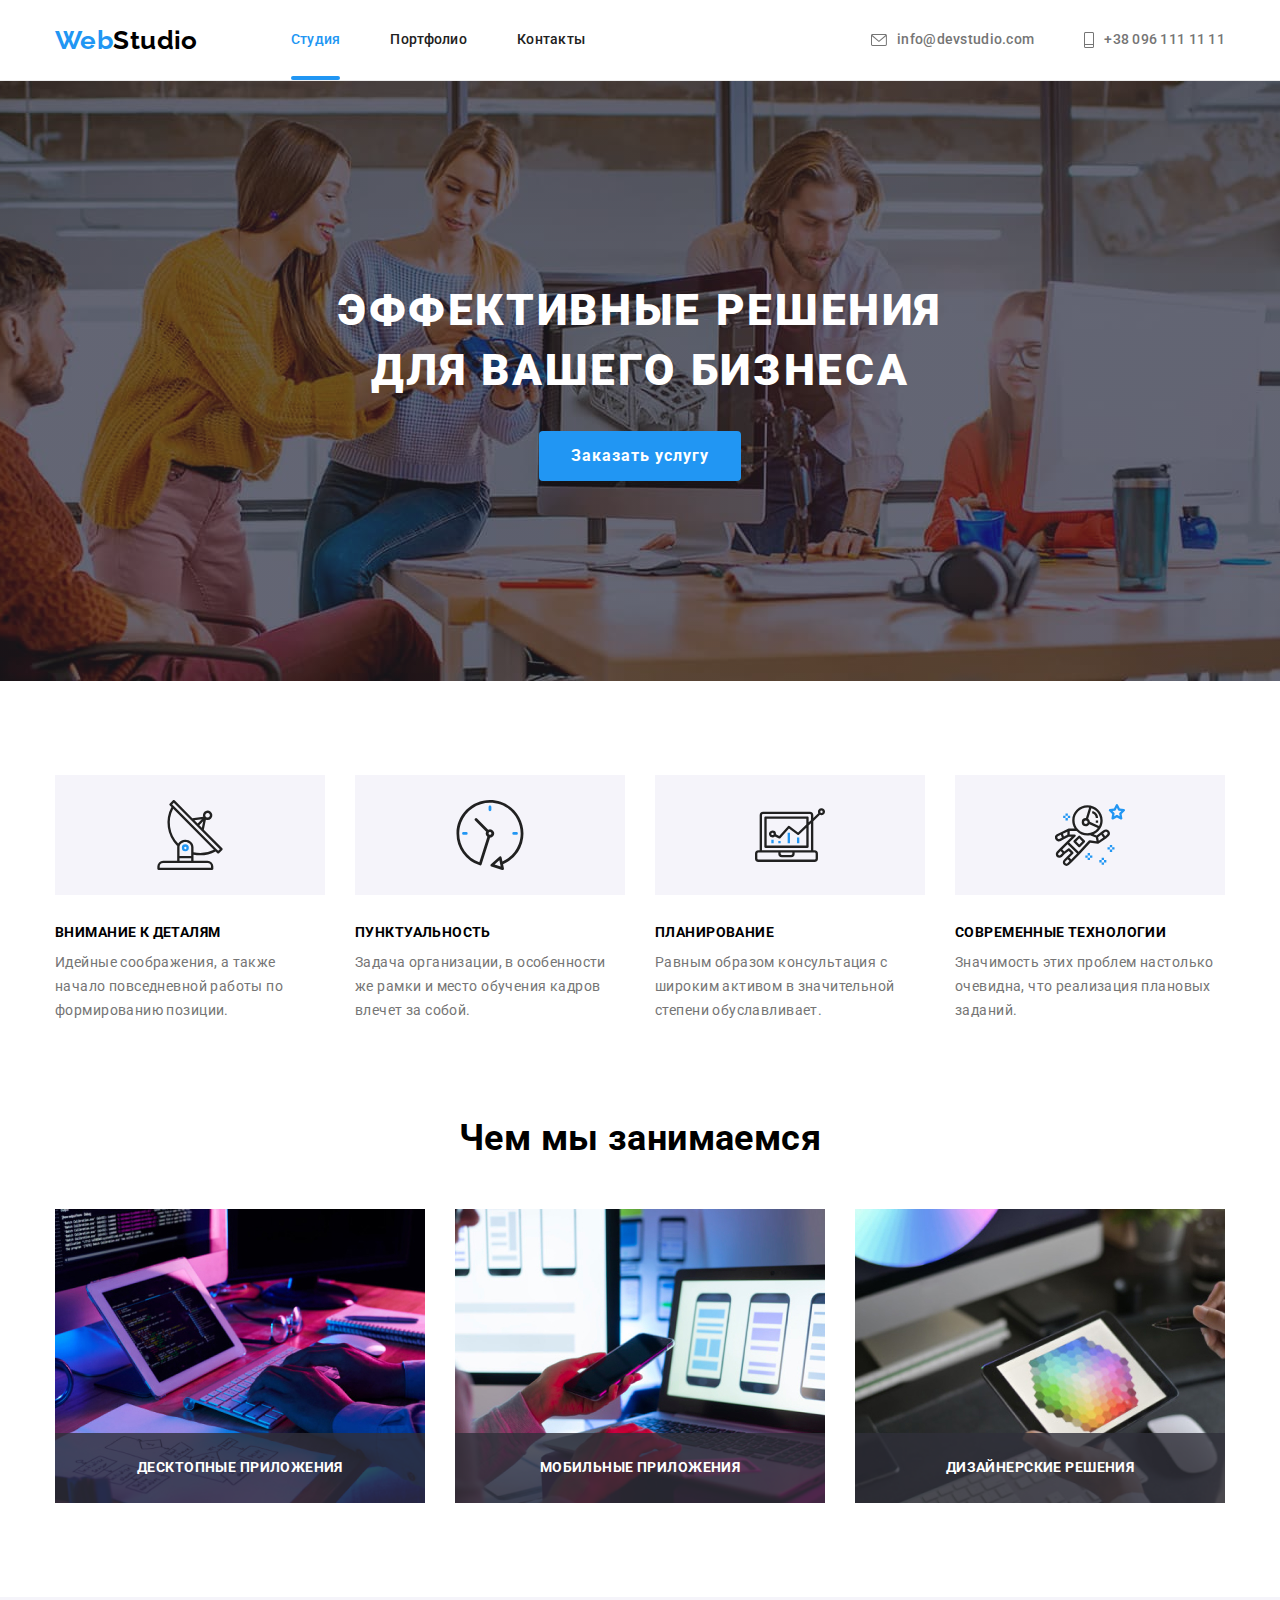
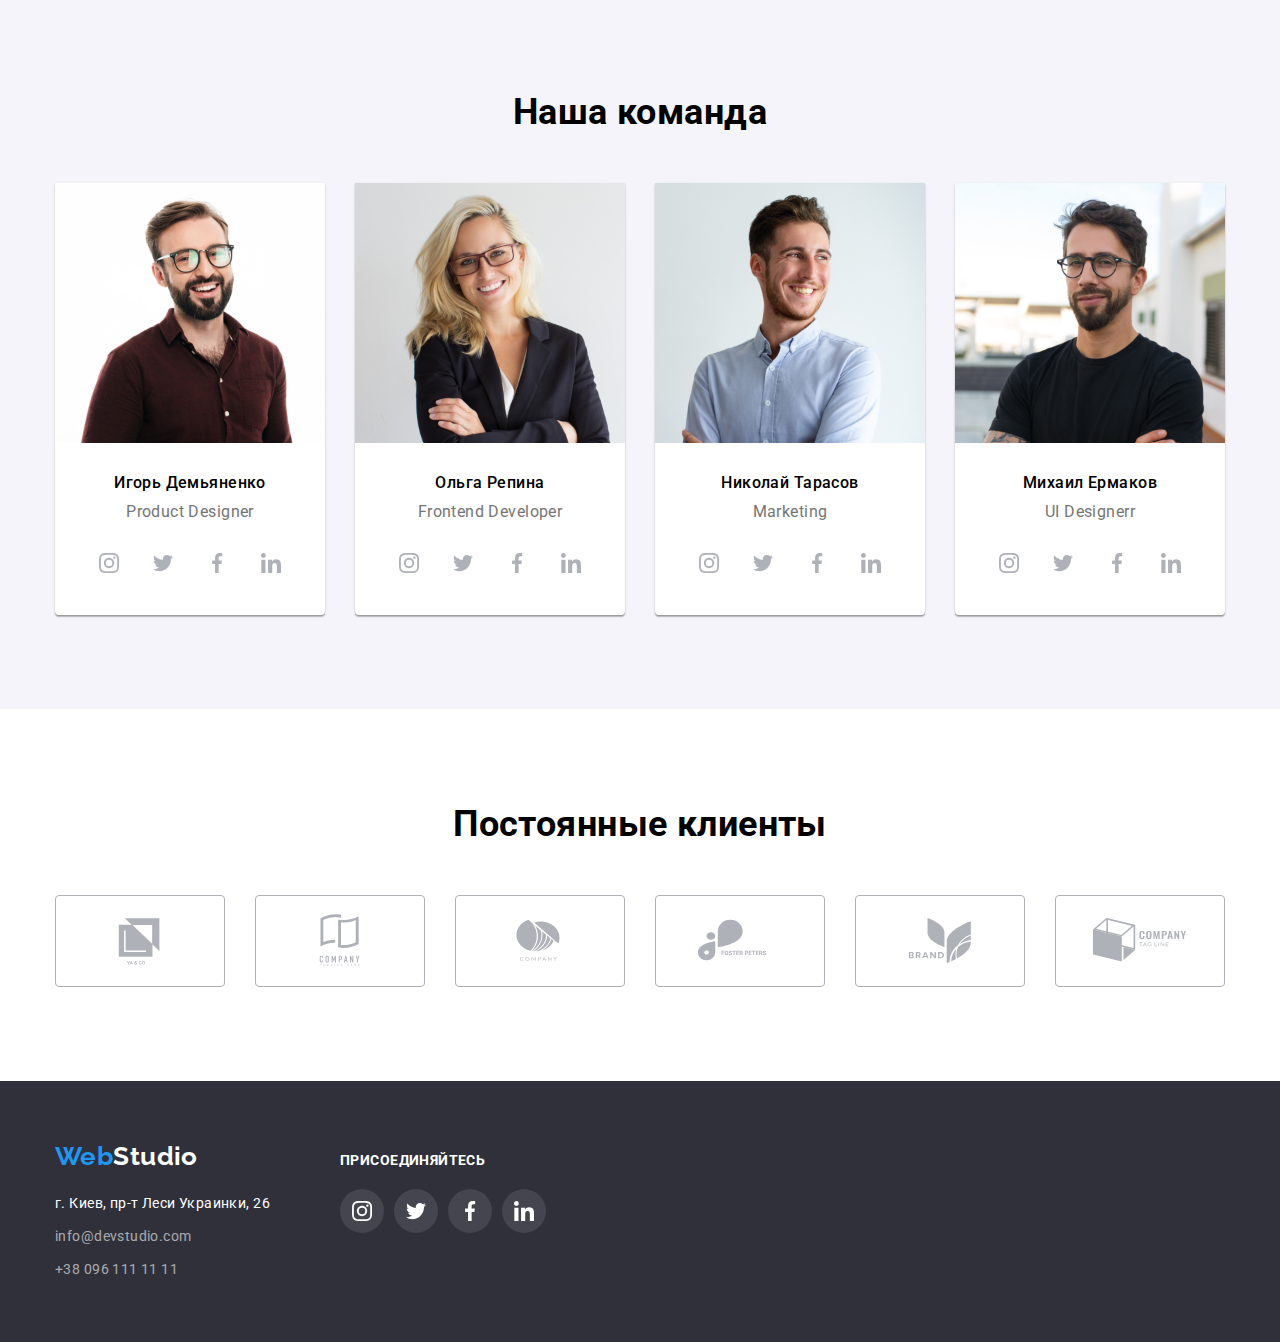
<file: index.html>
<!DOCTYPE html>
<html lang="ru">
<head>
    <meta charset="UTF-8">
    <meta http-equiv="X-UA-Compatible" content="IE=edge">
    <meta name="viewport" content="width=he, initial-scale=1.0">
    <title>Студия</title>
    <link rel="stylesheet" href="https://fonts.googleapis.com/css2?family=Raleway:wght@700&family=Roboto:wght@400;500;700;900&display=swap">
    <link rel="stylesheet" href="https://cdnjs.cloudflare.com/ajax/libs/modern-normalize/1.1.0/modern-normalize.css"
        integrity="sha512-Y0MM+V6ymRKN2zStTqzQ227DWhhp4Mzdo6gnlRnuaNCbc+YN/ZH0sBCLTM4M0oSy9c9VKiCvd4Jk44aCLrNS5Q=="
        crossorigin="anonymous" referrerpolicy="no-referrer" />
    <link rel="stylesheet" href="./css/styles.css">
</head>
<body>
    <header class="page-header">
        <div class="container header-container">
            <nav class="site-nav">
                <a class="logo header-logo link" href="#"><span class="logo-part">Web</span>Studio</a>
                <ul class="list list-nav">
                    <li><a class="nav-studio link" href="#studio">Студия</a></li>
                    <li><a class="nav-body link" href="./portfolio.html">Портфолио</a></li>
                    <li><a class="nav-body link" href="#contacts">Контакты</a></li>
                </ul>
            </nav>
            <ul class="list header-contacts">
                <li class="item">
                    <a class="link mail" href="mailto:info@devstudio.com">
                        <svg class="header-icons" width="16" height="12">
                            <use class="mail-icon" href="./images/sprite.svg#icon-envelope-hover"></use>
                        </svg>
                        info@devstudio.com
                    </a>
                </li>
                <li class="item">
                    <a class="link tel" href="tel:+380961111111">
                        <svg class="header-icons" width="10" height="16">
                            <use href="./images/sprite.svg#icon-phone"></use>
                        </svg>
                        +38 096 111 11 11
                    </a>
                </li>
            </ul>
        </div>
    </header>

    <main>
        <section class="hero" id="studio">
            <h1 class="hero-title">Эффективные решения <br> для вашего бизнеса</h1>
            <button type="button" class="button-order" data-modal-open>Заказать услугу</button>
        </section>
        
        <section class="section">
            <div class="container features-container">
                <!--Наши преимущства сделать невидимым заголовок-->
                <h2 class="feature-title visually-hidden">Наши преимущства</h2>
                <ul class="list feature-list">
                    <li class="item icon-antenna">
                        <h3 class="list-title">Внимание к деталям</h3>
                        <p class="list-text">Идейные соображения, а также начало повседневной работы по формированию позиции.</p>
                    </li>
                    <li class="item icon-clock">
                        <h3 class="list-title">Пунктуальность</h3>
                        <p class="list-text">Задача организации, в особенности же рамки и место обучения кадров влечет за собой.</p>
                    </li>
                    <li class="item icon-diagram">
                        <h3 class="list-title">Планирование</h3>
                        <p class="list-text">Равным образом консультация с широким активом в значительной степени обуславливает.</p>
                    </li>
                    <li class="item icon-austronaut">
                        <h3 class="list-title">Современные технологии</h3>
                        <p class="list-text">Значимость этих проблем настолько очевидна, что реализация плановых заданий.</p>
                    </li>
                </ul>
            </div>    
        </section>
        
        <section  class="section portfolio-section" id="portfolio">
            <div class="container portfolio-container">
                <h2 class="section-title">Чем мы занимаемся</h2>
                <ul class="list directions">
                    <li class="direction-item">
                        <img src="./images/box-1.jpg" alt="Печатает на клавиатуре" width="370">
                        <h3 class="picture-text">
                            Десктопные приложения
                        </h3>
                    </li>
                    <li class="direction-item">
                        <img src="./images/box-2.jpg" alt="Смартфон и ноутбук" width="370">
                        <h3 class="picture-text">
                            Мобильные приложения
                        </h3>
                    </li>
                    <li class="direction-item">
                        <img src="./images/box-3.jpg" alt="Цветовая палитра на планшете" width="370">  
                        <h3 class="picture-text">
                            Дизайнерские решения
                        </h3>
                    </li>
                </ul>
            </div>
        </section>
        
        <section class="section team" >
            <div class="container staff-container">
                <h2 class="section-title">Наша команда</h2>
                <ul class="list staff-list">
                    <li class="card">
                        <img class="foto-staff" src="./images/team-card-1.jpg" alt="Фото И.Демьяненко" width="270">
                        <h3 class="staff">Игорь Демьяненко</h3>
                        <p class="position">Product Designer</p>
                        <ul class="list social-nets">
                            <li class="item nets-item">
                                <a class="link" href="#">
                                <svg class="icon-nets" width="20" height="20">
                                    <use href="./images/sprite.svg#icon-instagram"></use>
                                </svg>
                                </a>
                            </li>
                            <li class="item nets-item">
                                <a class="link" href="#">
                                    <svg class="icon-nets" width="20" height="20">
                                        <use href="./images/sprite.svg#icon-twitter"></use>
                                    </svg>
                                </a>
                            </li>
                             <li class="item nets-item">
                                <a class="link" href="#">
                                    <svg class="icon-nets" width="20" height="20">
                                        <use href="./images/sprite.svg#icon-facebook"></use>
                                    </svg>
                                </a>
                            </li>
                            <li class="item nets-item">
                                <a class="link" href="#">
                                    <svg class="icon-nets" width="20" height="20">
                                        <use href="./images/sprite.svg#icon-linkedin"></use>
                                    </svg>
                                </a>
                            </li>                                                       
                        </ul>
                    </li>
                    <li class="card">                        
                        <img class="foto-staff" src="./images/team-card-2.jpg" alt="Фото О.Репина" width="270">
                        <h3 class="staff">Ольга Репина</h3>
                        <p class="position">Frontend Developer</p>

                        <ul class="list social-nets">
                            <li class="item nets-item">
                                <a class="link" href="#">
                                    <svg class="icon-nets" width="20" height="20">
                                        <use href="./images/sprite.svg#icon-instagram"></use>
                                    </svg>
                                </a>
                            </li>
                            <li class="item nets-item">
                                <a class="link" href="#">
                                    <svg class="icon-nets" width="20" height="20">
                                        <use href="./images/sprite.svg#icon-twitter"></use>
                                    </svg>
                                </a>
                            </li>
                            <li class="item nets-item">
                                <a class="link" href="#">
                                    <svg class="icon-nets" width="20" height="20">
                                        <use href="./images/sprite.svg#icon-facebook"></use>
                                    </svg>
                                </a>
                            </li>
                            <li class="item nets-item">
                                <a class="link" href="#">
                                    <svg class="icon-nets" width="20" height="20">
                                        <use href="./images/sprite.svg#icon-linkedin"></use>
                                    </svg>
                                </a>
                            </li>
                        </ul>
                 </li>
                    <li class="card">
                        <img class="foto-staff" src="./images/team-card-3.jpg" alt="Фото Н.Тарасов" width="270">
                        <h3 class="staff">Николай Тарасов</h3>
                        <p class="position">Marketing</p>
                        <ul class="list social-nets">
                            <li class="item nets-item">
                                <a class="link" href="#">
                                    <svg class="icon-nets" width="20" height="20">
                                        <use href="./images/sprite.svg#icon-instagram"></use>
                                    </svg>
                                </a>
                            </li>
                            <li class="item nets-item">
                                <a class="link" href="#">
                                    <svg class="icon-nets" width="20" height="20">
                                        <use href="./images/sprite.svg#icon-twitter"></use>
                                    </svg>
                                </a>
                            </li>
                            <li class="item nets-item">
                                <a class="link" href="#">
                                    <svg class="icon-nets" width="20" height="20">
                                        <use href="./images/sprite.svg#icon-facebook"></use>
                                    </svg>
                                </a>
                            </li>
                            <li class="item nets-item">
                                <a class="link" href="#">
                                    <svg class="icon-nets" width="20" height="20">
                                        <use href="./images/sprite.svg#icon-linkedin"></use>
                                    </svg>
                                </a>
                            </li>
                        </ul>

                    </li>
                    <li class="card">
                        <img class="foto-staff" src="./images/team-card-4.jpg" alt="Фото М.Ермакова" width="270">
                        <h3 class="staff">Михаил Ермаков</h3>
                        <p class="position">UI Designerr</p>
                        <ul class="list social-nets">
                            <li class="item nets-item">
                                <a class="link" href="#">
                                    <svg class="icon-nets" width="20" height="20">
                                        <use href="./images/sprite.svg#icon-instagram"></use>
                                    </svg>
                                </a>
                            </li>
                            <li class="item nets-item">
                                <a class="link" href="#">
                                    <svg class="icon-nets" width="20" height="20">
                                        <use href="./images/sprite.svg#icon-twitter"></use>
                                    </svg>
                                </a>
                            </li>
                            <li class="item nets-item">
                                <a class="link" href="#">
                                    <svg class="icon-nets" width="20" height="20">
                                        <use href="./images/sprite.svg#icon-facebook"></use>
                                    </svg>
                                </a>
                            </li>
                            <li class="item nets-item">
                                <a class="link" href="#">
                                    <svg class="icon-nets" width="20" height="20">
                                        <use href="./images/sprite.svg#icon-linkedin"></use>
                                    </svg>
                                </a>
                            </li>
                        </ul>

                    </li>
                </ul>
            </div>
        </section>
        <section class="section clients">
           <div class="container">
                <h2 class="section-title">Постоянные клиенты</h2>
                <ul class="list clients-list">
                    <li>
                        <a class="link client-link" href="#">
                            <svg class="icon-client client1" width="106" height="60">
                                <use href="./images/sprite.svg#icon-cl-logo1"></use>
                            </svg>
                        </a>
                    </li>
                    <li>
                        <a class="link client-link" href="#">
                            <svg class="icon-client client2" width="106" height="60">
                                <use href="./images/sprite.svg#icon-cl-logo2"></use>
                            </svg>
                        </a>
                    </li>
                    <li>
                        <a class="link client-link" href="#">
                            <svg class="icon-client client3" width="106" height="60">
                                <use href="./images/sprite.svg#icon-cl-logo3"></use>
                            </svg>
                        </a>
                    </li>
                    <li>
                        <a class="link client-link" href="#">
                            <svg class="icon-client client4" width="106" height="60">
                                <use href="./images/sprite.svg#icon-cl-logo4"></use>
                            </svg>
                        </a>
                    </li>
                    <li>
                        <a class="link client-link" href="#">
                            <svg class="icon-client client5" width="106" height="60">
                                <use href="./images/sprite.svg#icon-cl-logo5"></use>
                            </svg>
                        </a>
                    </li>
                    <li>
                        <a class="link client-link" href="#">
                            <svg class="icon-client client6" width="106" height="60">
                                <use href="./images/sprite.svg#icon-cl-logo6"></use>
                            </svg>
                        </a>
                    </li>
                </ul>
           </div>
        </section>
    </main>

    <footer class="footer">
        <div class="container footer-container">
            <div class="footer-about">
                <a class="link logo footer-logo" href=""><span class="logo-part">Web</span>Studio</a>
                <address id="contacts">
                    <ul class="list contact-list">
                        <li class="footer-adress">г. Киев, пр-т Леси Украинки, 26</li>
                        <li>
                            <a class="link footer-mail" href="mailto:info@devstudio.com">info@devstudio.com</a>
                        </li>
                        <li>
                            <a class="link footer-tel" href="tel:+380961111111">+38 096 111 11 11</a>
                        </li>
                    </ul>
                </address>
            </div>
            <div class="lets-go">
                <strong class="go">Присоединяйтесь</strong>
                <ul class="list footer-social-nets">
                    <li class="item nets-footer">
                        <a class="link" href="#">
                            <svg class="icon-footer-net" width="20" height="20">
                                <use href="./images/sprite.svg#icon-instagram"></use>
                            </svg>
                        </a>
                    </li>
                    <li class="item nets-footer">
                        <a class="link" href="#">
                            <svg class="icon-footer-net" width="20" height="20">
                                <use href="./images/sprite.svg#icon-twitter"></use>
                            </svg>
                        </a>
                    </li>
                    <li class="item nets-footer">
                        <a class="link" href="#">
                            <svg class="icon-footer-net" width="20" height="20">
                                <use href="./images/sprite.svg#icon-facebook"></use>
                            </svg>
                        </a>
                    </li>
                    <li class="item nets-footer">
                        <a class="link" href="#">
                            <svg class="icon-footer-net" aria-label="закрыть окно" width="20" height="20">
                                <use href="./images/sprite.svg#icon-linkedin"></use>
                            </svg>
                        </a>
                    </li>
                </ul>    
            </div>
        </div>
    </footer>
    <div class="backdrop is-hidden" data-modal>
        <div class="modal">
            <button  type="button" class="button-close" data-modal-close>
                <svg class="close" width="18" height="18">
                    <use href="./images/sprite.svg#icon-close"></use> 
                </svg>
            </button>
        </div>
    </div>
    <script src="./js/modal.js"></script>
</body>
</html>
</file>
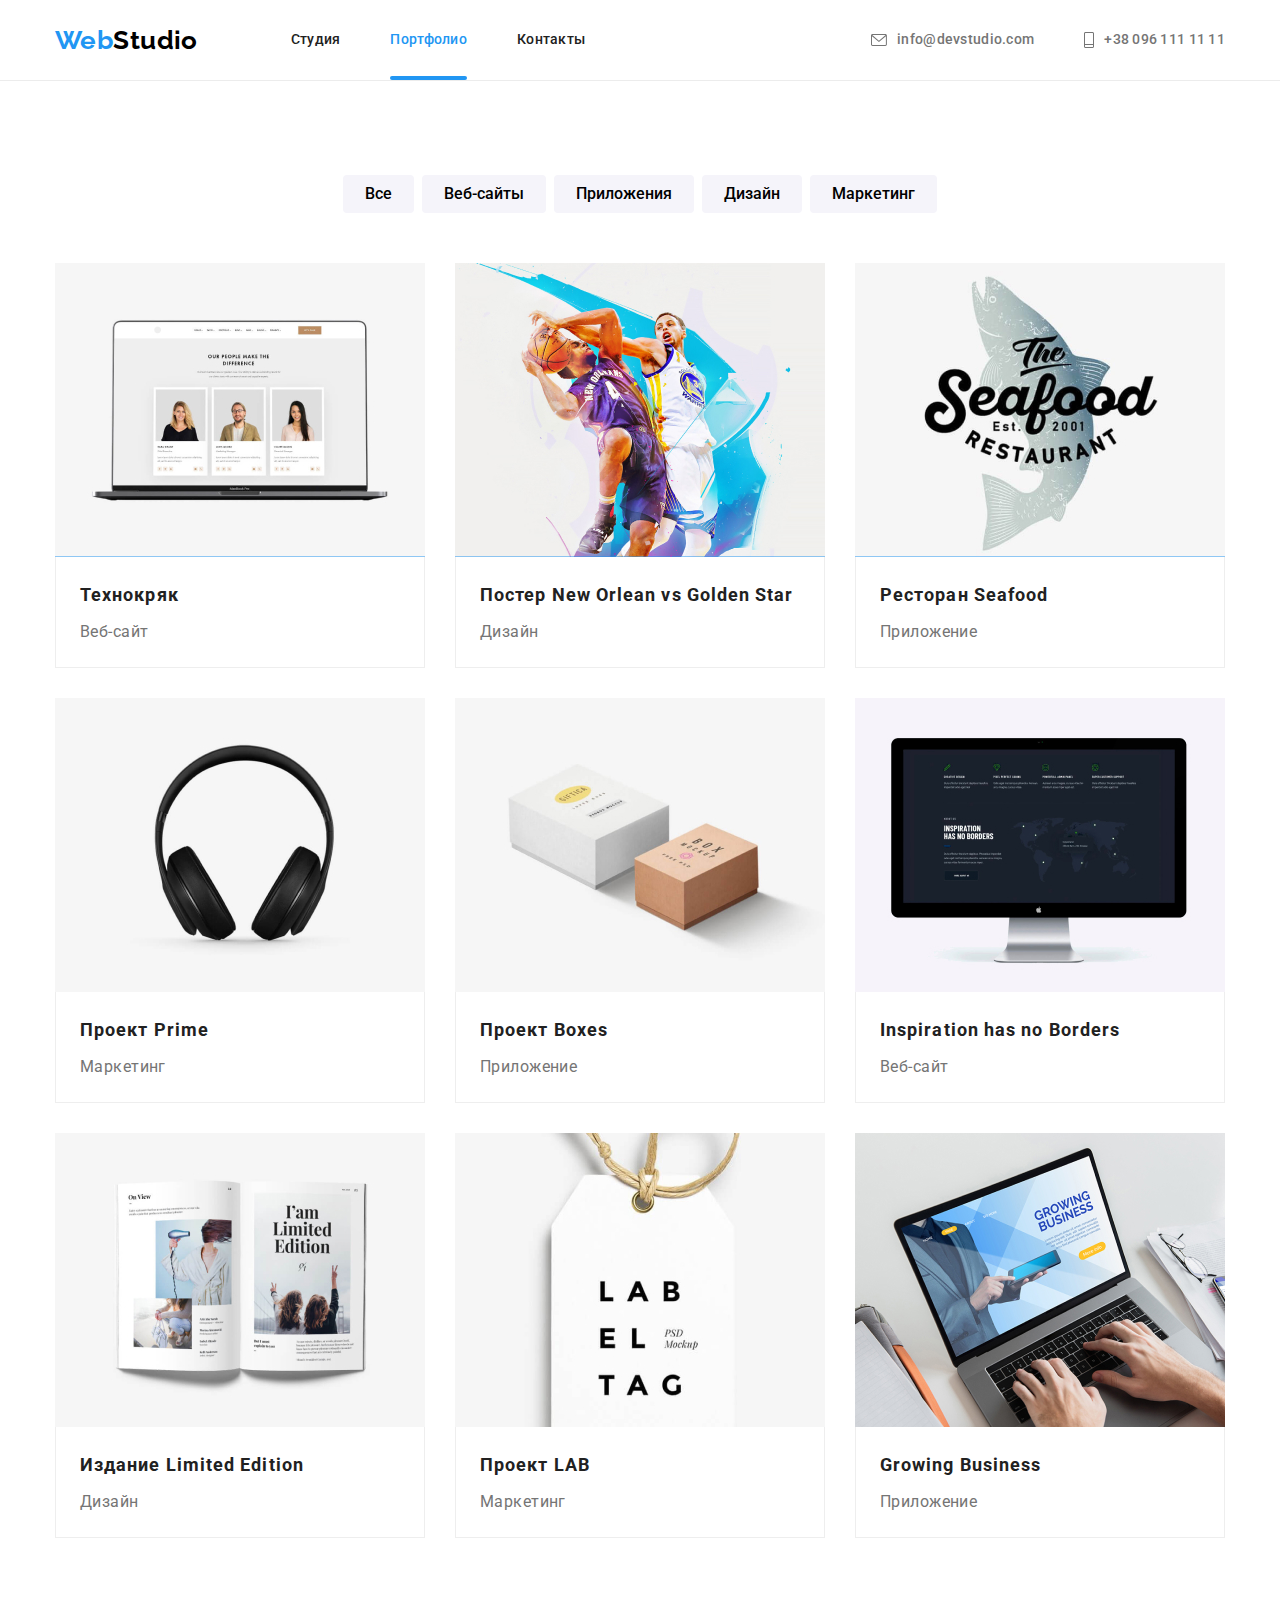
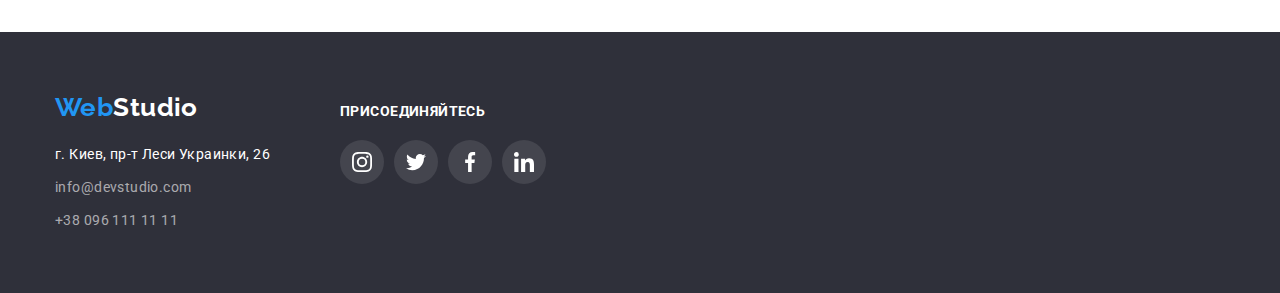
<file: portfolio.html>
<!DOCTYPE html>
<html lang="ru">
<head>
    <meta charset="UTF-8">
    <meta http-equiv="X-UA-Compatible" content="IE=edge">
    <meta name="viewport" content="width=device-width, initial-scale=1.0">
    <title>Портфолио</title>
    <link rel="stylesheet" href="https://fonts.googleapis.com/css2?family=Raleway:wght@700&family=Roboto:wght@400;500;700;900&display=swap">
    <link rel="stylesheet" href="https://cdnjs.cloudflare.com/ajax/libs/modern-normalize/1.1.0/modern-normalize.css"
        integrity="sha512-Y0MM+V6ymRKN2zStTqzQ227DWhhp4Mzdo6gnlRnuaNCbc+YN/ZH0sBCLTM4M0oSy9c9VKiCvd4Jk44aCLrNS5Q=="
        crossorigin="anonymous" referrerpolicy="no-referrer" />
    <link rel="stylesheet" href="./css/styles.css">

</head>
<body class="page">
    <header class="page-header">
        <div class="container header-container">
            <nav class="site-nav">
                <a class="logo header-logo link" href="#"><span class="logo-part">Web</span>Studio</a>
                <ul class="list list-nav">
                    <li><a class="nav-body link" href="./index.html">Студия</a></li>
                    <li><a class="nav-portfolio link" href="./portfolio.html">Портфолио</a></li>
                    <li><a class="nav-body link" href="#contacts">Контакты</a></li>
                </ul>
            </nav>
            <ul class="list header-contacts">
                <li class="item">
                    <a class="link mail" href="mailto:info@devstudio.com">
                        <svg class="header-icons" width="16" height="12">
                            <use class="mail-icon" href="./images/sprite.svg#icon-envelope-hover"></use>
                        </svg>
                        info@devstudio.com
                    </a>
                </li>
                <li class="item">
                    <a class="link tel" href="tel:+380961111111">
                        <svg class="header-icons" width="10" height="16">
                            <use href="./images/sprite.svg#icon-phone"></use>
                        </svg>
                        +38 096 111 11 11
                    </a>
                </li>
            </ul>
        </div>
    </header>

    <main>
        <section class="section">
             <div class="container cases-container">
                <!--скрыть заголовок h1-->
                <h1 class="projects visually-hidden">Наши проекты</h1>
                <ul class="list portfolio-filter">
                    <li>
                        <button class="filter" type="button">Все</button>
                    </li>
                    <li>
                        <button class="filter" type="button">Веб-сайты</button>
                    </li>
                    <li>
                        <button class="filter" type="button">Приложения</button>
                    </li>
                    <li>
                        <button class="filter" type="button">Дизайн</button>
                    </li>
                    <li>
                        <button class="filter" type="button">Маркетинг</button>
                    </li>
                </ul>
                <ul class="list cases">
                    <li class="item">
                        <a class="link case" href="">
                            <div class="thumb-card">
                                <img src="images/tehnokriak.jpg.jpg" alt="Три сотрудника на экране монитора" width="370">
                                <p class="case-text">
                                    Ресурс предлагает комплексные предложения с разным уровнем функционала и сервисов. Все это позволит посетителю получить
                                    исчерпывающие сведения о компании или частном лице.
                                </p>
                            </div>
                            <div class="case-bottom">
                                <h2 class="case-title">Технокряк</h2>
                                <p class="filter-name">Веб-сайт</p>
                            </div>
                            
                        </a>
                
                    </li>
                    <li class="item">
                        <a class="link case" href="">
                                <div class="thumb-card">
                                    <img src="images/poster.jpg.jpg" alt="Игра в баскетол" width="370">
                                    <p class="case-text">
                                        Ресурс предлагает комплексные предложения с разным уровнем функционала и сервисов. Все это позволит посетителю
                                        получить
                                        исчерпывающие сведения о компании или частном лице.
                                    </p>
                                </div>
                            <div class="case-bottom">
                                <h2 class="case-title">Постер New Orlean vs Golden Star</h2>
                                <p class="filter-name">Дизайн</p>
                            </div>    
                        </a>
                    </li>
                    <li class="item">
                        <a class="link case" href="">
                                <div class="thumb-card">
                                    <img src="images/seafood.jpg" alt="Логотип ресторана" width="370">
                                    <p class="case-text">
                                        Ресурс предлагает комплексные предложения с разным уровнем функционала и сервисов. Все это позволит посетителю
                                        получить
                                        исчерпывающие сведения о компании или частном лице.
                                    </p>
                                </div>
                            <div class="case-bottom">
                                <h2 class="case-title">Ресторан Seafood</h2>
                                <p class="filter-name">Приложение</p>
                            </div>
                        </a>
                    </li>
                    <li class="item">
                        <a class="link case" href="">
                                <div class="thumb-card">
                                    <img src="images/project-prime.jpg" alt="Наушники" width="370">
                                    <p class="case-text">
                                        Ресурс предлагает комплексные предложения с разным уровнем функционала и сервисов. Все это позволит посетителю
                                        получить
                                        исчерпывающие сведения о компании или частном лице.
                                    </p>
                                </div>
                            <div class="case-bottom">
                                <h2 class="case-title">Проект Prime</h2>
                                <p class="filter-name">Маркетинг</p>
                            </div>    
                        </a>
                    </li>
                    <li class="item">
                        <a class="link case" href="">
                                <div class="thumb-card">
                                    <img src="images/project-boxes.jpg" alt="Коробки" width="370">
                                    <p class="case-text">
                                        Ресурс предлагает комплексные предложения с разным уровнем функционала и сервисов. Все это позволит посетителю
                                        получить
                                        исчерпывающие сведения о компании или частном лице.
                                    </p>
                                </div>
                            <div class="case-bottom">
                                <h2 class="case-title">Проект Boxes</h2>
                                <p class="filter-name">Приложение</p>
                            </div>
                        </a>
                    </li>
                    <li class="item">
                        <a class="link case" href="">
                                <div class="thumb-card">
                                    <img src="images/inspiration.jpg" alt="Экран компьютера" width="370">
                                    <p class="case-text">
                                        Ресурс предлагает комплексные предложения с разным уровнем функционала и сервисов. Все это позволит посетителю
                                        получить
                                        исчерпывающие сведения о компании или частном лице.
                                    </p>
                                </div>
                            <div class="case-bottom">
                                <h2 class="case-title">Inspiration has no Borders</h2>
                                <p class="filter-name">Веб-сайт</p>
                            </div>
                        </a>
                    </li>
                    <li class="item">
                        <a class="link case" href="">
                                <div class="thumb-card">
                                    <img src="images/limited-edition.jpg" alt="Журнал" width="370">
                                    <p class="case-text">
                                        Ресурс предлагает комплексные предложения с разным уровнем функционала и сервисов. Все это позволит посетителю
                                        получить
                                        исчерпывающие сведения о компании или частном лице.
                                    </p>
                                </div>
                            <div class="case-bottom">
                                <h2 class="case-title">Издание Limited Edition</h2>
                                <p class="filter-name">Дизайн</p>
                            </div>
                        </a>
                    </li>
                    <li class="item">
                        <a class="link case" href="">
                                <div class="thumb-card">
                                    <img src="images/project-lab.jpg" alt="Бирка" width="370">
                                    <p class="case-text">
                                        Ресурс предлагает комплексные предложения с разным уровнем функционала и сервисов. Все это позволит посетителю
                                        получить
                                        исчерпывающие сведения о компании или частном лице.
                                    </p>
                                </div>
                            <div class="case-bottom">
                                <h2 class="case-title">Проект LAB</h2>
                                <p class="filter-name">Маркетинг</p>
                            </div>    
                        </a>
                    </li>
                    <li class="item">
                        <a class="link case" href="">
                                <div class="thumb-card">
                                    <img src="images/growing-business.jpg" alt="Работа за ноутбуком" width="370">
                                    <p class="case-text">
                                        Ресурс предлагает комплексные предложения с разным уровнем функционала и сервисов. Все это позволит посетителю
                                        получить
                                        исчерпывающие сведения о компании или частном лице.
                                    </p>
                                </div>
                            <div class="case-bottom">
                                <h2 class="case-title">Growing Business</h2>
                                <p class="filter-name">Приложение</p>
                            </div>    
                        </a>
                    </li>
                </ul>
             </div>   
        </section>
        
    </main>

    <footer class="footer">
        <div class="container footer-container">
            <div class="footer-about">
                <a class="link logo footer-logo" href=""><span class="logo-part">Web</span>Studio</a>
                <address id="contacts">
                    <ul class="list contact-list">
                        <li class="footer-adress">г. Киев, пр-т Леси Украинки, 26</li>
                        <li>
                            <a class="link footer-mail" href="mailto:info@devstudio.com">info@devstudio.com</a>
                        </li>
                        <li>
                            <a class="link footer-tel" href="tel:+380961111111">+38 096 111 11 11</a>
                        </li>
                    </ul>
                </address>
            </div>
            <div class="lets-go">
                <strong class="go">Присоединяйтесь</strong>
                <ul class="list footer-social-nets">
                    <li class="item nets-footer">
                        <a class="link" href="#">
                            <svg class="icon-footer-net" width="20" height="20">
                                <use href="./images/sprite.svg#icon-instagram"></use>
                            </svg>
                        </a>
                    </li>
                    <li class="item nets-footer">
                        <a class="link" href="#">
                            <svg class="icon-footer-net" width="20" height="20">
                                <use href="./images/sprite.svg#icon-twitter"></use>
                            </svg>
                        </a>
                    </li>
                    <li class="item nets-footer">
                        <a class="link" href="#">
                            <svg class="icon-footer-net" width="20" height="20">
                                <use href="./images/sprite.svg#icon-facebook"></use>
                            </svg>
                        </a>
                    </li>
                    <li class="item nets-footer">
                        <a class="link" href="#">
                            <svg class="icon-footer-net" width="20" height="20">
                                <use href="./images/sprite.svg#icon-linkedin"></use>
                            </svg>
                        </a>
                    </li>
    
            </div>
        </div>
    </footer>

</body>
</html>
</file>
<file: css/styles.css>
:root {
    --main-color: #000000;
    --bgc: #2F303A;
    --hero-color: #2F303A;
    --second-color: #757575;
    --nav-color: #212121;
    --buttom-bgr: #F5F4FA;
    --header-line: #ECECEC;
    --card-border: #EEEEEE;
    --accent-color: #2196F3;
    --add-blue: #188CE8;
    --white-color: #FFFFFF;
    --white-alfa-color: rgba(255, 255, 255, 0.6);
    --nets-color: #AFB1B8;
    --timing: cubic-bezier(0.4, 0, 0.2, 1);
    --time: 250ms;
}

/*1я лекция репетыб 48мин: */
html {
    box-sizing: border-box;
}
*,
*::before,
*::after {
    box-sizing: inherit;
}


body {
    background-color: var(--white-color);
    color: var(--main-color);
    font-family: Roboto, sans-serif;
    font-size: 14px;
    letter-spacing: 0.03em;
    }

h1, h2, h3, h4, h5, h6,
ul,
p {
    margin-top: 0;
    margin-bottom: 0;
}

/*списки (убираем точки)
         (убираем нижний маржин и паддинг)*/
.list {
    padding: 0;
    margin: 0;
    list-style: none;

}

.link {
    padding: 0;
    margin: 0;
    text-decoration: none;
}
.section {
    padding-top: 94px;
    padding-bottom: 94px;
}

.container {
    width: 1200px;
    padding-left: 15px;
    padding-right: 15px;
    margin: 0 auto;
}
img {
    display: block;
    max-width: 100%;
}

/*Шапка*/
.list-nav {
    display: flex;
}

.list-nav > li:not(:last-child) {
margin-right: 50px;
}
.list-nav  .link {
display: block;
padding-top: 32px;
padding-bottom: 32px;
}
.site-nav {
    display: flex;
    align-items: center;
}
.header-logo {
    margin-right: 93px;
}
.header-container {
    display: flex;
}
.page-header {
    border-bottom: 1px solid var(--header-line);
}

.logo {
    font-family: Raleway, sans-serif;
    font-weight: 700;
    font-size: 26px;
    line-height: 1.19;
    color: var(--main-color);
}

.logo-part {
    color: var(--accent-color);
}

.nav-studio,.nav-portfolio, .nav-body, .mail, .tel {
    font-family: inherit;
    font-weight: 500;
    line-height: 1.14;
    letter-spacing: 0.02em;
    color: var(--nav-color);

    transition: color var(--time) var(--timing);
} 

.nav-body:hover,
.nav-bodt:focus,
.nav-studio:hover,
.nav-studio:focus,
.nav-portfolio:hover,
.nav-portfolio:focus {
    color: var(--accent-color);
}
.nav-portfolio,
.nav-studio {
    position: relative;
    color: var(--accent-color);
}
.nav-studio::after,
.nav-portfolio::after {
    position: absolute;
    bottom: 0;
    display: block;
    content: '';    
    width: 100%;
    height: 4px;
    border-radius: 2px;
    background-color: var(--accent-color);
}

.nav-studio:hover,
.nav-studio:focus,
.nav-portfolio:hover,
.nav-portfolio:focus {
    color: var(--nav-color);
}

/*Контакты*/
.header-contacts {
    display: flex;
    margin-left: auto;
    align-items: center;
}
.header-contacts .item + .item {
    margin-left: 50px;
}
.header-contacts > .item > .link {
    display: flex;
    padding-top: 32px;
    padding-bottom: 32px;
}

.mail, .tel {
    color: var(--second-color);
}


.mail:hover,
.mail:focus,
.tel:hover,
.tel:focus {
    color: var(--accent-color);
}
.header-icons {
    margin-right: 10px;
    fill: currentColor;
}

.mail,
.tel {
    display: flex;
    margin-top: 0;
    margin-bottom: 0;
    align-items: center;
}

/*Герой*/
.hero {
    max-width: 1600px;
    height: 600px;
    margin-left: auto;
    margin-right: auto;
    background-image: linear-gradient(
        to right, 
        rgba(47, 48, 58, 0.4),
        rgba(47, 48, 58, 0.4)
    ),
        url(../images/hero.jpg);
    background-position: center;
    background-size: cover;
    background-repeat: no-repeat;

    background-color: var(--hero-color);
    text-align: center;
    padding-top: 200px;
    padding-bottom: 200px;
}

.hero-title {
    margin-top: 0;
    margin-bottom: 0;
    margin-bottom: 30px;

    font-family: inherit;
    font-weight: 900;
    font-size: 44px;
    line-height: 1.36;
    text-align: center;
    letter-spacing: 0.06em;
    text-transform: uppercase;
    color: var(--white-color);
}


.button-order {
    display: inline-block;
    border-radius: 4px;
    padding: 10px 32px;
    min-width: 200px;
    text-align: center;
    /*border: 1px solid transparent;*/

    font-family: inherit;
    font-style: normal;
    font-weight: 700;
    font-size: 16px;
    line-height: 1.88;    
    text-align: center;
    letter-spacing: 0.06em;
    color: var(--white-color);
    background-color: var(--accent-color);
    border: none;
    cursor:pointer;

    transition: color var(--time) var(--timing), background-color var(--time) var(--timing);
}
.button-order:hover,
.button-order:focus {
    color: var(--main-color);
    background-color: var(--add-blue);
    border: none;
}

/*секции*/
.visually-hidden {
    position: absolute;
    width: 1px;
    height: 1px;
    margin: -1px;
    border: 0;
    padding: 0;

    white-space: nowrap;
    clip-path: inset(100%);
    clip: rect(0 0 0 0);
    overflow: hidden;
}
/*.feature-title {
    display: inline;
    margin-top: 0;
    margin-bottom: 0;

    visibility: hidden};*/
.feature-list>.item {
    width: 270px;
}
.feature-list {
    display: flex;
}
 .feature-list>li:not(:last-child) {
    margin-right: 30px;
} 


.list-title {
    margin-top: 0;
    margin-bottom: 10px;


    font-family: inherit;
    font-weight: 700;
    font-size: inherit;
    line-height: 1.14;
    text-transform: uppercase;
}

.list-text {
    line-height: 1.71;
    color: var(--second-color);
}
.feature-list>.item::before {
    display: block;
    content: '';
    height: 120px;
    background-repeat: no-repeat;
    background-position: center;
    background-color: var(--buttom-bgr);
    margin-bottom: 30px;
}
.icon-antenna::before {
    background-image: url(../images/antenna\ \(1\).svg);
}
.icon-clock::before {
background-image: url(../images/clock\ \(1\).svg);
}
.icon-diagram::before {
    background-image: url(../images/diagram\ \(1\).svg);
}
.icon-austronaut::before {
    background-image: url(../images/astronaut\ \(1\).svg);
}

/*Чем мы занимаемся + Наша команда*/
.portfolio-section {
    padding-top: 0;
}

.directions {
    display: flex;
    justify-content: space-between;
}
.directions>li:not(:last-child) {
    margin-right: 30px;
}
.directions > li > img {
    max-width: 100%;
}

.direction-item {
    position: relative;
}
.picture-text {
    position: absolute;
    width: 100%;
    bottom: 0;

    font-family: inherit;
    font-style: normal;
    font-weight: 700;
    font-size: inherit;
    line-height: 1.14;
    text-align: center;
    letter-spacing: 0.03em;
    text-transform: uppercase;
    color: var(--white-color);
    text-align: center;
    padding-top: 27px;
    padding-bottom: 27px;
    background-color: rgba(47, 48, 58, 0.8);
}

/*Команда*/
.team {
    background-color: var(--buttom-bgr);
}

.staff-list {
    display: flex;
    justify-content: space-between;
}

.staff-list>.card:not(:last-child) {
    margin-right: 30px;
}

.staff-list>.card {
    box-shadow: 0px 1px 3px rgba(0, 0, 0, 0.12), 0px 1px 1px rgba(0, 0, 0, 0.14), 0px 2px 1px rgba(0, 0, 0, 0.2);
    border-radius: 0px 0px 4px 4px;
    background-color: var(--white-color);
}

.foto-staff {
    display: block;
    max-width: 100%;

    margin-bottom: 30px;

}

.section-title {
    margin-bottom: 50px;

    font-family: inherit;
    font-weight: 700;
    font-size: 36px;
    line-height: 1.17;
    text-align: center;
}
.staff {
    margin-bottom: 10px;

    font-weight: 500;
    font-size: 16px;
    line-height: 1.19;
    text-align: center;
    color: var(--main-color);
}
.position {
    font-size: 16px;
    line-height: 1.19;
    text-align: center;
    color: var(--second-color);
    margin-bottom: 16px;
}


.icon-nets {
    fill: currentColor;

    transition: color var(--time) var(--timing);
}

.nets-item>.link {
    display: flex;
    justify-content: center;
    align-items: center;
    background-color: transparent;
    color: var(--nets-color);
    width: 44px;
    height: 44px;
    border-radius: 50%;

    transition: background-color var(--time) var(--timing);
}

.nets-item>.link:hover,
.nets-item>.link:focus {
    color: var(--white-color);
    background-color: var(--accent-color);
}

.social-nets {
    display: flex;
    justify-content: space-between;
    margin-top: 20px;
    padding-left: 32px;
    padding-right: 32px;
    margin-bottom: 30px;
}


/*Наши клиенты*/

.client-link {
    display: flex;
    align-items: center;
    justify-content: center;
    width: 170px;
    height: 92px;
    border: 1px solid var(--nets-color);
    border-color: var(--nets-color);
    border-radius: 4px;
    color: var(--nets-color);

        transition: color var(--time) var(--timing), border-color var(--time) var(--timing);
}
.icon-client {
    fill: currentColor;
}
.clients-list {
    display: flex;
    justify-content: space-between;

}
.client-link:hover,
.client-link:focus {
    border-color: var(--accent-color);
    color: var(--accent-color);
}
/*Футер*/

.footer {
    background-color: var(--bgc);
    padding-top: 60px;
    padding-bottom: 60px;
}

.contact-list > li {
    margin-bottom: 9px;
}
.contact-list > li:last-child {
    margin-bottom: 0;
}

.footer-logo {
    display: block;
    margin-top: 0;
    margin-bottom: 20px;

    color: var(--white-color);
}

.footer-adress, 
.footer-mail,
.footer-tel {
    font-family: inherit;
    font-style: normal;
    line-height: 1.71;
    letter-spacing: 0.03em;
}
.contact-list > li:not(:last-child) {
    margin-bottom: 9px;
}
.footer-adress {
    color: var(--white-color);

}
.footer-mail,
.footer-tel {
    color: var(--white-alfa-color);

    transition: color var(--time) var(--timing);
}
.footer-mail:hover, .footer-mail:focus,
.footer-tel:hover, .footer-tel:focus {
    color: var(--white-color);
}

.go {
    font-family: 'Roboto';
    font-style: normal;
    font-weight: 700;
    font-size: 14px;
    line-height: 1.14;
    letter-spacing: 0.03em;
    text-transform: uppercase;
    color: var(--white-color);
    
}
.icon-footer-net {
    fill: currentColor;
}
.nets-footer>.link {
    display: flex;
    justify-content: center;
    align-items: center;
    background-color: rgba(255, 255, 255, 0.1);
    color: var(--white-color);
    width: 44px;
    height: 44px;
    border-radius: 50%;

    transition: background-color var(--time) var(--timing);
}
.nets-footer>.link:hover,
.nets-footer>.link:focus {
    color: var(--white-color);
    background-color: var(--accent-color);
}
.footer-social-nets {
    display: flex;
    justify-content: space-between;
    margin-top: 20px;
}
.lets-go {
    width: 206px;
    margin-left: 70px;
    /*height: 80px;
    padding-top: 12px;*/
}
.footer-container {
    display: flex;
    align-items: baseline;
}

/*ПОРТФОЛИО*/


/*скрыли за счет класса visually-hidden
.projects*/

.portfolio-filter {
    display: flex;
    justify-content: center;
    margin-bottom: 50px;
}
.portfolio-filter>li:not(:last-child) {
    margin-right: 8px;
}


.filter {
    display: inline-block;
    border-radius: 4px;
    padding: 6px 22px;
    text-align: center;
    border: none;
        
    font-family: inherit;
    color: var(--main-color);
    background-color: var(--buttom-bgr);
    font-weight: 500;
    font-size: 16px;
    line-height: 1.62;
    text-align: center;
    cursor: pointer;

    transition: color var(--time) var(--timing), background-color var(--time) var(--timing);
}
.filter:hover,
.filter:focus {
    color: var(--white-color);
    background-color: var(--accent-color);
    border: none;
    box-shadow: 0px 3px 1px rgba(0, 0, 0, 0.1), 0px 1px 2px rgba(0, 0, 0, 0.08), 0px 2px 2px rgba(0, 0, 0, 0.12);
}

.cases {
    display: flex;
    flex-wrap: wrap;
    margin-right: -30px;
    margin-bottom: -30px;
}

.cases>.item {
    flex-basis: calc(100%/3-60px);
    margin-right: 30px;
    margin-bottom: 30px;
}

.case {
    transition: box-shadow var(--time) var(--timing);
}
.case:hover {
    display: block;
    box-shadow: 0px 1px 1px rgba(0, 0, 0, 0.12), 0px 4px 4px rgba(0, 0, 0, 0.06), 1px 4px 6px rgba(0, 0, 0, 0.16);
}

.case-title {
    margin-bottom: 4px;

    font-weight: 700;
    font-size: 18px;
    line-height: 2;
    letter-spacing: 0.06em;
    color: var(--nav-color);
}

.case-bottom {
    padding: 20px 24px;
    border-left: 1px solid var(--card-border);
    border-bottom: 1px solid var(--card-border);
    border-right: 1px solid var(--card-border);
}

.filter-name {
    font-size: 16px;
    line-height: 1.88;
    color: var(--second-color);
}

.thumb-card {
    position: relative;
    overflow: hidden;
}
.case:hover .case-text {
    bottom: 0;
    left: 0;
    transform: translateY(0);
}
.case-text {

    position: absolute;
    bottom: 0;
    left: 0;
    width: 370px;
    padding: 63px 24px;
    font-size: 18px;
    line-height: 1.56;
    letter-spacing: 0.03em;
    color: var(--white-color);
    background-color: var(--accent-color);
    opacity: 0.9;
    transform: translateY(100%);
    transition: transform 250ms  var(--timing);
}


/*Модальное окно*/
.backdrop {
    opacity: 1;
    visibility: visible;
    transition: opacity 250ms var(--timing), visibility var(--timing);

    position: fixed;
    top: 0;
    left: 0;
    width: 100%;
    height: 100%;
    
    background-color: rgba(0, 0, 0, 0.2);
}
.modal {
    position: absolute;
    top: 50%;
    left: 50%;
    transform: translate(-50%, -50%);

    display: flex;
    justify-content: end;
    padding: 8px;

    width: 528px;
    min-height: 581px;
    background-color: var(--white-color);
}
.button-close {
    display: flex;
    justify-content: center;
    align-items: center;
    width: 30px;
    height: 30px;
    margin: 0;
    padding: 0;
    
    border: 1px solid rgba(0, 0, 0, 0.1);
    border-radius: 50%;
    color: var(--main-color);
    background-color: var(--white-color);
}
.close {
    fill: currentColor;
}
.backdrop.is-hidden {
    /*visibility: hidden;*/
    opacity: 0;
    pointer-events: none;
}
</file>
